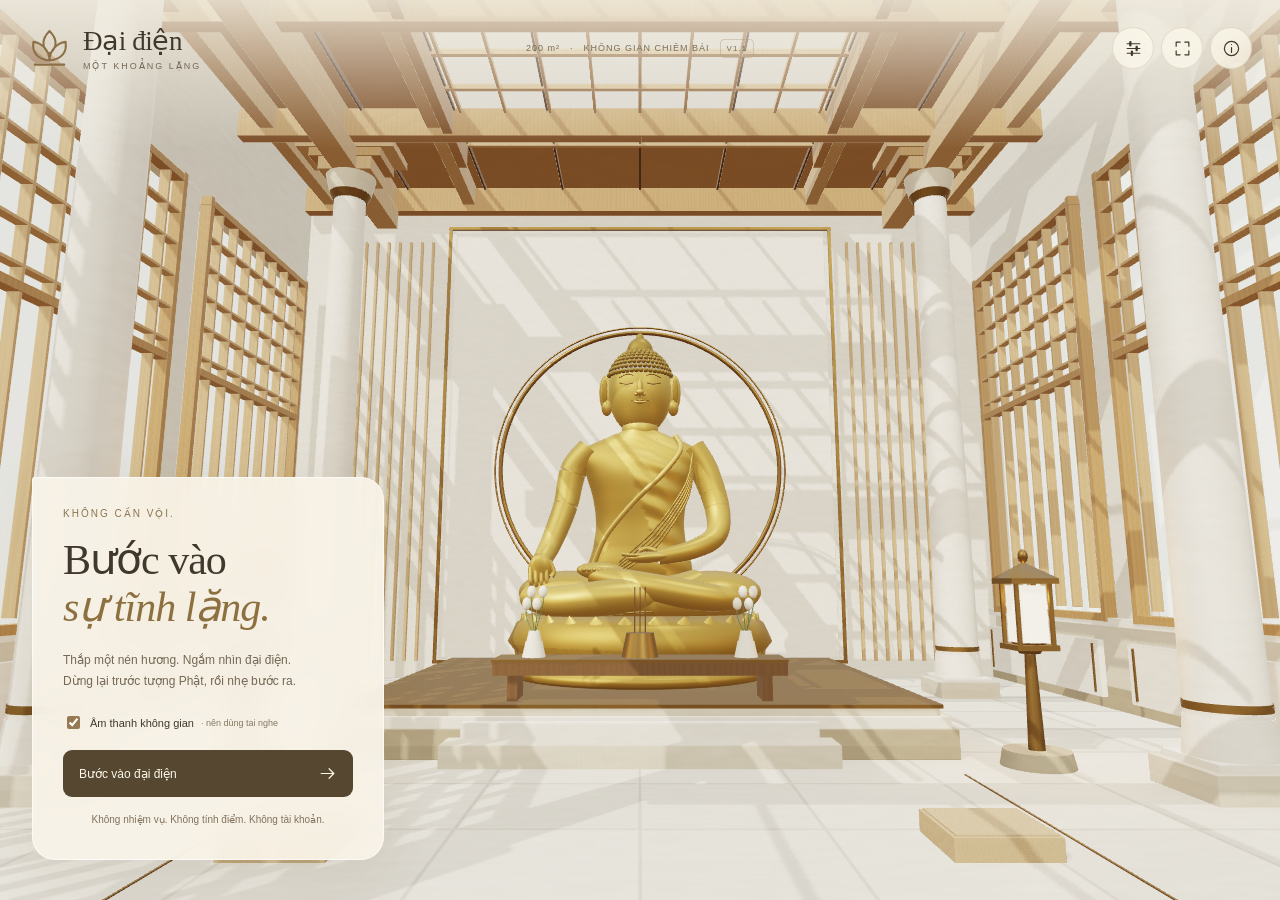
<file: index.html>
<!doctype html>
<html lang="vi">
<head>
<meta charset="utf-8">
<meta name="viewport" content="width=device-width,initial-scale=1,viewport-fit=cover">
<meta name="theme-color" content="#ede7db">
<meta name="description" content="Một khoảng lặng trong đại điện 3D: bước vào, thắp hương tượng trưng, ngắm cảnh, chiêm bái và rời đi. Không nhiệm vụ, không tính điểm.">
<title>Đại điện — Một khoảng lặng · V1.1</title>
<link rel="icon" href="data:image/svg+xml,%3Csvg xmlns='http://www.w3.org/2000/svg' viewBox='0 0 32 32'%3E%3Crect width='32' height='32' rx='8' fill='%23ede7db'/%3E%3Cpath d='M16 25C7 24 3 18 4 11c7 1 12 7 12 14zm0 0c9-1 13-7 12-14-7 1-12 7-12 14zm0-5c-6-5-5-11 0-17 5 6 6 12 0 17z' fill='none' stroke='%23947a50'/%3E%3C/svg%3E">
<link rel="stylesheet" href="src/style.css">
</head>
<body>
<svg class="symbols" xmlns="http://www.w3.org/2000/svg" aria-hidden="true"><defs>
<symbol id="lotus" viewBox="0 0 32 32"><path d="M16 25C6 24 3 18 4 11c7 1 12 7 12 14Zm0 0c10-1 13-7 12-14-7 1-12 7-12 14Zm0-5c-6-5-6-11 0-17 6 6 6 12 0 17ZM5 28h22"/></symbol>
<symbol id="settings" viewBox="0 0 24 24"><path d="M4 6h16M4 12h16M4 18h16"/><path d="M8 4v4m8 2v4m-6 2v4" stroke-width="3"/></symbol>
<symbol id="bell" viewBox="0 0 24 24"><path d="M5 18h14l-2-4V9a5 5 0 0 0-10 0v5Zm5 3h4M12 2v2"/></symbol>
<symbol id="full" viewBox="0 0 24 24"><path d="M4 9V4h5m6 0h5v5m0 6v5h-5m-6 0H4v-5"/></symbol>
<symbol id="info" viewBox="0 0 24 24"><circle cx="12" cy="12" r="9"/><path d="M12 11v6m0-10v.1"/></symbol>
<symbol id="walk" viewBox="0 0 24 24"><circle cx="14" cy="4" r="2"/><path d="m7 10 4-3 4 1 1 5 4 1M11 8l-1 7-4 6m5-7 4 3 1 4M7 10l-2 3"/></symbol>
<symbol id="eye" viewBox="0 0 24 24"><path d="M2 12s4-7 10-7 10 7 10 7-4 7-10 7S2 12 2 12Z"/><circle cx="12" cy="12" r="3"/></symbol>
<symbol id="back" viewBox="0 0 24 24"><path d="m7 5-4 4 4 4M3 9h10a6 6 0 0 1 0 12M17 3l4 4-4 4"/></symbol>
<symbol id="door" viewBox="0 0 24 24"><path d="M5 21V3h14v18M3 21h18M9 21V5l8-2v18m-4-9v2"/></symbol>
<symbol id="camera" viewBox="0 0 24 24"><path d="m8 5 1-2h6l1 2h4v16H4V5Z"/><circle cx="12" cy="12" r="4"/></symbol>
<symbol id="arrow" viewBox="0 0 24 24"><path d="M4 12h16m-6-6 6 6-6 6"/></symbol>
<symbol id="incense" viewBox="0 0 24 24"><path d="M12 17V9m-6 8h12l-2 4H8Zm6-15c-4 3 4 3 0 6"/></symbol>
</defs></svg>
<canvas id="scene" tabindex="0" aria-label="Đại điện 3D. WASD để đi bộ. Giữ chuột trái và kéo để nhìn quanh. Có nút tới các vị trí bên dưới."></canvas>
<div id="chrome" class="interface">
<div id="topwash"></div>
<header class="header">
  <div class="brand"><svg class="brand-mark"><use href="#lotus"/></svg><div><div class="brand-title">Đại điện</div><div class="brand-sub">Một khoảng lặng</div></div></div>
  <span class="head-meta">200 m² <span>·</span> KHÔNG GIAN CHIÊM BÁI <span class="version">V1.1</span></span>
  <div class="header-tools">
    <button id="bellBtn" class="icon-btn session-only" title="Thỉnh chuông · B" aria-label="Thỉnh một tiếng chuông"><svg><use href="#bell"/></svg></button>
    <button id="settingsBtn" class="icon-btn" title="Hình ảnh và âm thanh" aria-label="Hình ảnh và âm thanh" aria-expanded="false" aria-controls="settingsPanel"><svg><use href="#settings"/></svg></button>
    <button id="fullscreenBtn" class="icon-btn" title="Toàn màn hình" aria-label="Toàn màn hình"><svg><use href="#full"/></svg></button>
    <button id="infoBtn" class="icon-btn" title="Thông tin và hướng dẫn" aria-label="Thông tin và hướng dẫn" aria-expanded="false" aria-controls="infoPanel"><svg><use href="#info"/></svg></button>
  </div>
</header>
<section id="welcome" class="welcome" aria-labelledby="welcomeTitle">
  <div class="eyebrow">Không cần vội.</div>
  <h1 id="welcomeTitle">Bước vào<br><em>sự tĩnh lặng.</em></h1>
  <p>Thắp một nén hương. Ngắm nhìn đại điện.<br>Dừng lại trước tượng Phật, rồi nhẹ bước ra.</p>
  <label class="welcome-sound"><input type="checkbox" id="welcomeSound" checked> Âm thanh không gian <span>· nên dùng tai nghe</span></label>
  <button id="startBtn" class="primary"><span>Bước vào đại điện</span><svg><use href="#arrow"/></svg></button>
  <p id="welcomeNote" class="welcome-note">Không nhiệm vụ. Không tính điểm. Không tài khoản.</p>
</section>
<div id="hint" class="hint session-only" hidden><kbd>W A S D</kbd> đi bộ <span>· kéo chuột để nhìn</span><span>·</span><kbd>H</kbd> dừng chân <span>·</span><kbd>Esc</kbd> thả chuột</div>
<nav class="dock session-only" aria-label="Điều hướng đại điện">
  <button id="walkBtn" title="Đi bộ và khóa chuột"><svg><use href="#walk"/></svg><span>Đi bộ</span></button>
  <button id="contemplateBtn" title="Tới phía trước bàn hương"><svg><use href="#eye"/></svg><span>Chiêm bái</span></button>
  <button id="quietBtn" title="Dừng chân và ẩn giao diện · H" aria-pressed="false"><svg><use href="#lotus"/></svg><span>Dừng chân</span></button>
  <button id="rearBtn" title="Tới lối phía sau tượng"><svg><use href="#back"/></svg><span>Vòng tượng</span></button>
  <button id="homeBtn" title="Trở lại cửa · R"><svg><use href="#door"/></svg><span>Về cửa</span></button>
  <button id="photoBtn" title="Lưu PNG 3840 × 2160 · P"><svg><use href="#camera"/></svg><span>Ảnh 4K</span></button>
  <button id="exitBtn" class="exit" title="Kết thúc lần chiêm bái"><svg><use href="#arrow"/></svg><span>Rời đi</span></button>
</nav>
<aside id="mapWrap" class="map-wrap collapsed session-only"><button id="mapToggle" aria-expanded="false" aria-controls="minimap"><span>Mặt bằng</span><span aria-hidden="true">＋</span></button><canvas id="minimap" width="220" height="266" aria-label="Vị trí của bạn trong đại điện"></canvas></aside>
<div class="status session-only"><span id="locationLabel">Lối vào đại điện</span><small id="resolutionLabel">Đang khởi tạo…</small></div>
<div id="ritualPrompt" class="ritual-prompt" hidden><button id="interactBtn"><svg><use href="#incense"/></svg><span id="interactText">Thắp hương</span><kbd>E</kbd></button><small id="ritualNote">Tương tác tượng trưng · không lưu hay tính điểm</small></div>
<div id="touchpad" class="touchpad session-only" role="region" aria-label="Cần điều khiển đi bộ"><div id="stick" class="stick"></div></div>
<div class="touch-look-hint session-only">Vuốt cảnh để nhìn quanh</div>
</div>
<button id="unhideBtn" class="unhide">Tiếp tục đi lại <span>· Esc / H</span></button>
<div id="backdrop" class="backdrop" hidden></div>
<section id="settingsPanel" class="panel" role="dialog" aria-modal="true" aria-labelledby="settingsTitle" hidden>
<div class="panel-head"><h2 id="settingsTitle">Hình ảnh &amp; âm thanh</h2><button data-close class="close" aria-label="Đóng cài đặt">×</button></div>
<div class="field"><span class="field-title">Độ phân giải</span><div class="segmented" role="group" aria-label="Độ phân giải"><button data-quality="low">Nhẹ</button><button data-quality="balanced">Cân bằng</button><button data-quality="sharp">Sắc nét</button><button data-quality="ultra">4K</button></div><small id="qualityDetail"></small></div>
<div class="field"><span class="field-title">Nhịp hình mục tiêu</span><div class="segmented" role="group" aria-label="FPS mục tiêu"><button data-fps="30">30 FPS · Chất lượng</button><button data-fps="60">60 FPS · Mượt</button></div><small>Đây là giới hạn render, không phải FPS được bảo đảm. Không giảm độ nhạy chuột để giả hiệu ứng điện ảnh.</small></div>
<div class="field"><label class="field-title" for="lightSelect">Ánh sáng</label><select id="lightSelect"><option value="day">Ban ngày · sáng tự nhiên</option><option value="warm">Chiều ấm · dịu nhẹ</option></select></div>
<div class="field"><label class="field-title" for="fov">Góc nhìn dọc <output id="fovOut"></output></label><input id="fov" type="range" min="45" max="85" step="1" value="58"><small>Góc nhìn ngang thay đổi theo tỷ lệ màn hình.</small></div>
<div class="field"><label class="field-title" for="sensitivity">Độ nhạy nhìn quanh <output id="sensitivityOut"></output></label><input id="sensitivity" type="range" min="0.4" max="1.8" step="0.1" value="0.8"></div>
<div class="field"><label class="field-title" for="speed">Tốc độ đi bộ <output id="speedOut"></output></label><input id="speed" type="range" min="0.6" max="1.4" step="0.05" value="0.95"><small>Không chạy, không nhảy, không rung đầu. Tăng và giảm tốc nhẹ.</small></div>
<div class="field"><label class="check"><input id="soundToggle" type="checkbox" checked> Bật âm thanh</label><label class="field-title" for="volume">Âm lượng tổng <output id="volumeOut"></output></label><input id="volume" type="range" min="0" max="1" step="0.05" value="0.45"></div>
<div class="field"><label class="field-title" for="ambience">Gió và âm nền <output id="ambienceOut"></output></label><input id="ambience" type="range" min="0" max="1" step="0.05" value="0.65"><label class="check"><input id="footstepsToggle" type="checkbox" checked> Tiếng bước chân nhẹ</label></div>
<div class="field"><label class="check"><input id="shadowsToggle" type="checkbox" checked> Bóng đổ</label><label class="check"><input id="smokeToggle" type="checkbox" checked> Khói hương nhẹ</label><label class="check"><input id="touchToggle" type="checkbox"> Hiện cần điều khiển cảm ứng</label><small id="motionNote" hidden>Thiết bị đang yêu cầu giảm chuyển động: khói hương và chuyển mờ được tắt.</small></div>
<p class="panel-note">Tượng vẫn là tạo hình sơ bộ; âm thanh là bản tổng hợp thử nghiệm. Không có bản ghi tụng kinh hay nhạc nền tự phát. Cài đặt chỉ lưu trên thiết bị này.</p>
</section>
<section id="infoPanel" class="panel" role="dialog" aria-modal="true" aria-labelledby="infoTitle" hidden>
<div class="panel-head"><h2 id="infoTitle">Một khoảng lặng</h2><button data-close class="close" aria-label="Đóng thông tin">×</button></div>
<div class="info-copy"><p>Một không gian chiêm bái trên màn hình. Bạn có thể bước vào, thắp hương tượng trưng, ngắm kiến trúc và rời đi. Không chiến đấu, kỹ năng, NPC, nhiệm vụ hay điểm số.</p><div class="info-grid"><div><b>200 m²</b><span>12,5 × 16 m</span></div><div><b>9 m</b><span>Chiều cao trần</span></div><div><b>1,65 m</b><span>Độ cao tầm mắt</span></div><div><b>30 / 60</b><span>FPS mục tiêu</span></div></div>
<p><strong>V1.1 là bản thử nghiệm trải nghiệm.</strong> Tượng Phật Thích Ca hiện được dựng bằng hình học sơ bộ, chưa phải asset điêu khắc hoàn thiện hoặc đã được chuyên gia kiểm duyệt. Chất lượng hình ảnh chưa tương đương game AAA.</p>
<p>Đến gần bàn hương, hướng nhìn về tượng rồi bấm <kbd>E</kbd> hoặc nút <strong>Thắp hương</strong>. Mỗi lần vào có một lượt tương tác; không có bộ đếm công đức hay lời hứa về hiệu quả tâm linh. Rời đại điện sẽ xóa trạng thái hương của lần vào đó.</p></div>
<div class="keys-list"><kbd>W A S D / ↑ ↓ ← →</kbd><span>Đi bộ</span><kbd>Chuột</kbd><span>Kéo để nhìn; “Đi bộ” để khóa chuột</span><kbd>E / B</kbd><span>Tương tác / thỉnh chuông</span><kbd>H / Esc</kbd><span>Dừng chân / tiếp tục</span><kbd>R / P</kbd><span>Về cửa / chụp ảnh 4K</span></div>
<p class="panel-note">“Dừng chân” giữ vị trí, ẩn giao diện và vẫn cho kéo để nhìn quanh. Các nút vị trí dùng chuyển mờ, không tự đi xuyên vật cản. Trên điện thoại: dùng cần điều khiển trái và vuốt cảnh. Khóa chuột và toàn màn hình tùy quyền của trình duyệt.</p>
<p class="panel-note">Không backend, tài khoản, đo lường hành vi hoặc tài nguyên từ CDN. Âm thanh chỉ bắt đầu sau khi bạn bước vào và được tạm dừng khi ẩn tab.</p>
</section>
<div id="fade" class="fade"></div>
<div id="toast" role="status" aria-live="polite" aria-atomic="true"></div>
<div id="splash" class="splash" role="status"><svg><use href="#lotus"/></svg><h2 id="splashTitle">Đang mở đại điện</h2><p id="splashMessage">Chuẩn bị một khoảng lặng…</p><div id="loaderLine" class="loader-line"></div><button id="reloadBtn" class="primary" hidden>Tải lại trang</button></div>
<noscript><div class="splash">Cần bật JavaScript và WebGL 2 để mở không gian 3D này.</div></noscript>
<script src="src/engine.js"></script>
<script src="src/scene.js"></script>
<script src="src/core.js"></script>
<script src="src/audio.js"></script>
<script src="src/ritual.js"></script>
<script src="src/app.js"></script>
</body>
</html>
</file>
<file: src/style.css>
:root{color-scheme:light;--ink:#41382d;--muted:#756855;--gold:#967b52;--paper:#f5f0e5;--line:#a7947133;font:14px -apple-system,BlinkMacSystemFont,'Segoe UI',Arial,sans-serif;color:var(--ink)}
*{box-sizing:border-box}html,body{margin:0;width:100%;height:100%;overflow:hidden;background:#e7e0d1}body{overscroll-behavior:none}button,input,select{font:inherit;color:inherit}button{cursor:pointer;border:0;-webkit-tap-highlight-color:transparent}button:disabled{cursor:default;opacity:.6}button:focus-visible,input:focus-visible,select:focus-visible{outline:2px solid #765626;outline-offset:3px}button:active:not(:disabled){filter:brightness(.95)}[hidden]{display:none!important}svg{display:block;fill:none;stroke:currentColor;stroke-width:1.5;stroke-linecap:round;stroke-linejoin:round}button svg{pointer-events:none;width:19px;height:19px}.symbols{position:absolute;width:0;height:0;overflow:hidden}
#scene{position:fixed;inset:0;display:block;width:100%;height:100%;outline:none;touch-action:none}#topwash{position:fixed;inset:0 0 auto;height:150px;pointer-events:none;background:linear-gradient(#f1ecdfd9,transparent)}.header{position:fixed;top:max(25px,env(safe-area-inset-top));left:max(28px,env(safe-area-inset-left));right:max(28px,env(safe-area-inset-right));display:flex;justify-content:space-between;align-items:center;gap:16px;pointer-events:none}.brand{display:flex;align-items:center;gap:12px}.brand-mark{width:43px;height:43px;color:#8b7047}.brand-title{font:27px Georgia,'Times New Roman',serif;letter-spacing:-.4px}.brand-sub{margin-top:4px;font-size:9px;letter-spacing:2px;text-transform:uppercase;color:var(--muted)}.header-tools{display:flex;gap:7px;pointer-events:auto}.icon-btn{width:42px;height:42px;display:grid;place-items:center;border-radius:50%;background:#fbf7e9cc;border:1px solid #baa88b55;backdrop-filter:blur(12px)}.icon-btn:hover{background:#fffaf0}.head-meta{position:absolute;left:50%;transform:translateX(-50%);display:flex;align-items:center;gap:10px;font-size:9px;letter-spacing:1px;color:#7c6d56;white-space:nowrap}.version{border:1px solid #ac987b66;border-radius:4px;padding:4px 6px;font-size:8px}
.welcome{position:fixed;left:32px;bottom:40px;width:352px;padding:30px;background:#f9f4e9ed;border:1px solid #ffffffaa;border-radius:3px 23px 23px 23px;backdrop-filter:blur(18px);box-shadow:0 15px 60px #5b472418}.eyebrow{font-size:10px;text-transform:uppercase;letter-spacing:2px;color:#8c754f}.welcome h1{font:42px/1.13 Georgia,'Times New Roman',serif;font-weight:400;letter-spacing:-1px;margin:18px 0}.welcome h1 em{color:#8d7040;font-weight:400}.welcome p{font-size:12px;line-height:1.8;color:var(--muted);margin:0 0 20px}.welcome-sound{display:flex;align-items:center;gap:7px;font-size:11px;margin:4px 0 18px;flex-wrap:wrap}.welcome-sound span{color:#857963;font-size:9px}.welcome-sound input{accent-color:var(--gold)}.primary{display:flex;justify-content:space-between;align-items:center;width:100%;padding:14px 16px;min-height:46px;border-radius:9px;background:#564730;color:#fcf7e9;font-size:12px}.primary:hover{background:#695339}.welcome p.welcome-note{font-size:10px;text-align:center;margin:14px 0 0;color:#82715a}
body:not(.started) .session-only{display:none!important}.dock{position:fixed;bottom:max(23px,env(safe-area-inset-bottom));left:50%;transform:translateX(-50%);max-width:calc(100% - 30px);display:flex;gap:3px;align-items:stretch;padding:6px;background:#faf6ebeb;border:1px solid #ffffffb3;border-radius:15px;box-shadow:0 8px 45px #48341b1f;backdrop-filter:blur(18px);overflow-x:auto;scrollbar-width:thin}.dock button{display:flex;align-items:center;justify-content:center;gap:7px;flex:0 0 auto;padding:12px 13px;min-height:44px;background:transparent;font-size:11px;white-space:nowrap;border-radius:9px}.dock button:hover{background:#e8dfce}.dock button.exit{border-left:1px solid var(--line);border-radius:0 9px 9px 0}.hint{position:fixed;bottom:104px;left:50%;transform:translateX(-50%);display:flex;align-items:center;gap:6px;padding:9px 13px;white-space:nowrap;font-size:10px;border-radius:8px;background:#faf6eae8;color:#6b5e48;pointer-events:none}kbd{font:inherit;font-size:10px;padding:2px 4px;border:1px solid #ab967755;border-radius:3px;background:#fff9ed99;white-space:nowrap}
.status{position:fixed;bottom:28px;left:28px;font-size:10px;line-height:1.8;max-width:190px;color:#5c4f3b}.status small{display:block;font-size:9px;color:#77674c}.map-wrap{position:fixed;bottom:121px;right:28px;width:144px;background:#f9f4e6da;border:1px solid #ffffff8a;border-radius:12px;padding:8px;backdrop-filter:blur(12px)}#mapToggle{display:flex;align-items:center;justify-content:space-between;width:100%;min-height:32px;background:transparent;font-size:9px;letter-spacing:1px;padding:4px 8px}#minimap{display:block;width:126px;height:auto}.collapsed #minimap{display:none}.ritual-prompt{position:fixed;bottom:121px;left:50%;transform:translateX(-50%);text-align:center;background:#fbf6e9eb;border:1px solid #fff9;border-radius:13px;padding:7px 14px;max-width:calc(100% - 32px);box-shadow:0 6px 24px #3c2e1217;backdrop-filter:blur(12px)}.ritual-prompt button{display:flex;justify-content:center;align-items:center;gap:10px;min-height:40px;background:transparent;width:100%;font-size:13px;color:#6e5128}.ritual-prompt small{display:block;color:#7b6b53;font-size:9px;line-height:1.6;padding:0 2px 4px;white-space:nowrap}
.touchpad{display:none;position:fixed;left:max(22px,env(safe-area-inset-left));bottom:128px;width:104px;height:104px;touch-action:none;border:1px solid #fffa;background:#f6eed52b;border-radius:50%;backdrop-filter:blur(4px);z-index:2}.stick{position:absolute;width:38px;height:38px;left:32px;top:32px;border-radius:50%;background:#faf3e3c9;border:1px solid #fff;pointer-events:none;box-shadow:0 3px 12px #5b452026}.touch-look-hint{display:none;position:fixed;bottom:215px;right:23px;font-size:9px;color:#655b49;pointer-events:none;background:#faf5e688;padding:8px;border-radius:8px}.touch-controls .touchpad,.touch-controls .touch-look-hint{display:block}.touch-controls .hint{display:none!important}
.ui-hidden .interface{visibility:hidden}.unhide{display:none;position:fixed;right:20px;top:20px;min-height:44px;padding:10px 15px;background:#faf5e6bb;color:#665235;border:1px solid #fff8;border-radius:10px;font-size:11px;backdrop-filter:blur(12px)}.unhide span{font-size:9px;color:#87765a}.ui-hidden .unhide{display:block}
.backdrop{position:fixed;inset:0;background:#24190b16;z-index:9}.panel{position:fixed;right:25px;top:82px;width:360px;max-width:calc(100% - 30px);max-height:calc(100dvh - 110px);overflow:auto;overscroll-behavior:contain;background:#f9f5eaf7;border:1px solid #fff;border-radius:17px;padding:22px;box-shadow:0 18px 70px #4635192b;backdrop-filter:blur(20px);z-index:10;scrollbar-width:thin}.panel-head{display:flex;align-items:center;justify-content:space-between;gap:8px;margin:0 0 23px}.panel-head h2{font:23px/1.2 Georgia,'Times New Roman',serif;margin:0}.close{display:grid;place-items:center;background:transparent;font-size:27px;min-width:36px;min-height:40px;flex-shrink:0}.field{margin-bottom:24px}.field-title{display:flex;justify-content:space-between;align-items:center;font-size:11px;font-weight:500;margin:0 0 12px}.field-title output{color:#8b7451;font-weight:400}.field small,.panel-note{display:block;font-size:10px;line-height:1.7;color:#786a54;margin:9px 0 0}.segmented{display:flex;background:#e9e1d2;border-radius:8px;padding:3px;gap:3px}.segmented button{flex:1;background:transparent;min-height:38px;border-radius:6px;font-size:10px;padding:8px 4px}.segmented button.selected{background:#fff9ed;box-shadow:0 1px 5px #65482720}.field select{width:100%;background:#efe7d7;border:1px solid #b7a37e55;border-radius:7px;min-height:40px;padding:8px;font-size:11px}.field input[type=range]{width:100%;height:18px;accent-color:var(--gold);margin:0}.check{display:flex;align-items:center;gap:8px;font-size:11px;min-height:30px;margin:6px 0}.check input{accent-color:var(--gold);width:15px;height:15px}.panel-note{border-top:1px solid var(--line);padding-top:14px}.info-copy{font-size:12px;line-height:1.85;color:#72644e}.info-copy p{margin:0 0 18px}.info-grid{display:grid;grid-template-columns:1fr 1fr;gap:10px;margin:20px 0}.info-grid div{background:#eee6d7;padding:13px;border-radius:8px}.info-grid b{display:block;color:#685235;font-size:16px;font-weight:500}.info-grid span{display:block;font-size:10px;margin-top:3px}.keys-list{display:grid;grid-template-columns:auto 1fr;align-items:center;gap:12px 9px;font-size:10px;line-height:1.6}
#toast{position:fixed;top:96px;left:50%;transform:translateX(-50%);max-width:min(550px,calc(100% - 30px));padding:11px 17px;border-radius:9px;background:#40321bef;color:#fff6df;opacity:0;transition:opacity .2s;font-size:11px;line-height:1.6;text-align:center;pointer-events:none;z-index:30}#toast.show{opacity:1}.fade{position:fixed;inset:0;background:#ede7d8;opacity:0;pointer-events:none;transition:opacity .15s;z-index:20}.fade.on{opacity:1}.splash{position:fixed;inset:0;z-index:100;display:flex;flex-direction:column;justify-content:center;align-items:center;text-align:center;padding:30px;background:#eee7d9}.splash>svg{width:48px;height:48px;color:#987b4d}.splash h2{font:30px Georgia,serif;margin:20px 0 10px}.splash p{font-size:12px;line-height:1.8;max-width:440px;color:#7b6a50}.splash .primary{width:190px;justify-content:center;margin-top:15px}.loader-line{width:100px;height:2px;margin-top:20px;background:#c8b49266;overflow:hidden}.loader-line:after{content:'';display:block;height:100%;width:40%;background:#8f7041;animation:loading 1.3s ease-in-out infinite}@keyframes loading{from{transform:translateX(-100%)}to{transform:translateX(350%)}}
@media(max-width:1190px){.head-meta{display:none}.status{bottom:99px}.dock button{padding:11px 12px}}
@media(max-width:700px){.header{top:max(15px,env(safe-area-inset-top));left:17px;right:17px}.brand{gap:8px}.brand-mark{width:31px;height:31px}.brand-title{font-size:22px}.brand-sub{font-size:7px;letter-spacing:1px}.header-tools{gap:4px}.icon-btn{width:36px;height:36px}.icon-btn svg{width:17px;height:17px}.welcome{left:16px;bottom:max(20px,env(safe-area-inset-bottom));width:min(350px,calc(100% - 32px));padding:24px}.welcome h1{font-size:36px}.welcome p{font-size:11px}.dock{bottom:max(14px,env(safe-area-inset-bottom));gap:1px;padding:5px;max-width:calc(100% - 20px)}.dock button{flex-direction:column;gap:5px;padding:9px 10px;font-size:9px;min-width:50px;min-height:52px}.dock button svg{width:18px;height:18px}.status{left:17px;bottom:89px;font-size:9px}.status small{display:none}.map-wrap{right:17px;bottom:92px;width:120px}.map-wrap:not(.collapsed){bottom:105px}#minimap{width:100px}.ritual-prompt{bottom:249px}.ritual-prompt small{font-size:8px}.panel{top:67px;right:15px;padding:20px;max-height:calc(100dvh - 85px)}.panel-head h2{font-size:22px}.hint{max-width:calc(100% - 30px);font-size:9px;white-space:normal;flex-wrap:wrap;justify-content:center;bottom:90px}.touch-look-hint{bottom:174px}.touchpad{bottom:135px;width:104px;height:104px}#toast{top:74px}.unhide{top:max(16px,env(safe-area-inset-top));right:15px}}
@media(max-height:530px){.header{top:12px}.welcome{bottom:15px;left:17px;padding:17px 21px;width:302px}.welcome h1{font-size:29px;margin:10px 0}.welcome p{margin-bottom:9px}.welcome .welcome-note{margin-top:9px}.welcome-sound{margin:7px 0 12px}.head-meta{display:none}.panel{top:62px;max-height:calc(100dvh - 76px)}.dock{bottom:12px}.map-wrap{bottom:88px}.touchpad{bottom:101px;width:104px;height:104px}.touch-look-hint{bottom:148px}.ritual-prompt{bottom:99px}.hint{bottom:91px}.status{display:none}}
@media(prefers-reduced-motion:reduce){*,*:before,*:after{animation:none!important;transition:none!important}}
</file>
